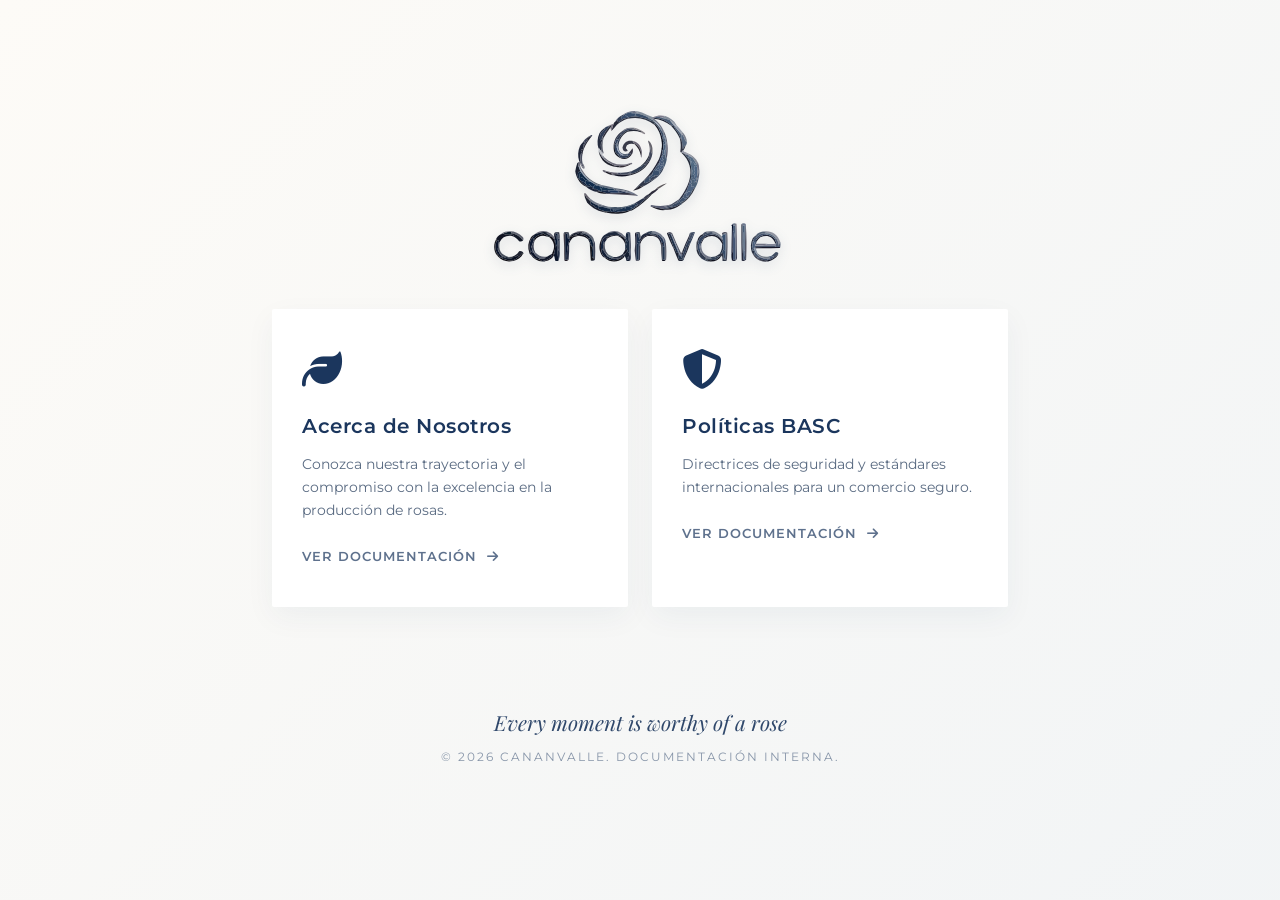
<file: index.html>
<!DOCTYPE html>
<html lang="es">
<head>
    <meta charset="UTF-8">
    <meta name="viewport" content="width=device-width, initial-scale=1.0">
    <title>Cananvalle | Normativas y Políticas</title>
    
    <link href="https://cdn.jsdelivr.net/npm/bootstrap@5.3.0/dist/css/bootstrap.min.css" rel="stylesheet">
    
    <link href="https://fonts.googleapis.com/css2?family=Montserrat:wght@300;400;600&family=Playfair+Display:ital,wght@1,500&display=swap" rel="stylesheet">
    
    <link rel="stylesheet" href="https://cdnjs.cloudflare.com/ajax/libs/font-awesome/6.4.0/css/all.min.css">
    
    <link rel="stylesheet" href="style.css">
</head>
<body>

    <div class="main-wrapper">
        <header class="header-section" style="margin-bottom: 30px;">
            <div class="logo-container">
                <img src="logo-removebg-preview.svg" alt="Logo Cananvalle" class="main-logo">
        </header>

        <main class="container">
            <div class="row g-4 justify-content-center section-grid">
                
                <div class="col-12 col-md-4">
                    <a href="acerca-de.html" class="policy-card">
                        <div class="card-content">
                            <i class="fa-solid fa-leaf icon-accent"></i>
                            <h2>Acerca de Nosotros</h2>
                            <p>Conozca nuestra trayectoria y el compromiso con la excelencia en la producción de rosas.</p>
                            <span class="btn-view">Ver Documentación <i class="fa-solid fa-arrow-right"></i></span>
                        </div>
                    </a>
                </div>

                <div class="col-12 col-md-4">
                    <a href="politicas.html" class="policy-card">
                        <div class="card-content">
                            <i class="fa-solid fa-shield-halved icon-accent"></i>
                            <h2>Políticas BASC</h2>
                            <p>Directrices de seguridad y estándares internacionales para un comercio seguro.</p>
                            <span class="btn-view">Ver Documentación <i class="fa-solid fa-arrow-right"></i></span>
                        </div>
                    </a>
                </div>
            </div>
        </main>

        <footer class="footer">
            <p class="slogan">Every moment is worthy of a rose</p>
            <p class="copyright">&copy; 2026 Cananvalle. Documentación Interna.</p>
        </footer>
    </div>

    <script src="https://cdn.jsdelivr.net/npm/bootstrap@5.3.0/dist/js/bootstrap.bundle.min.js"></script>
</body>
</html>
</file>
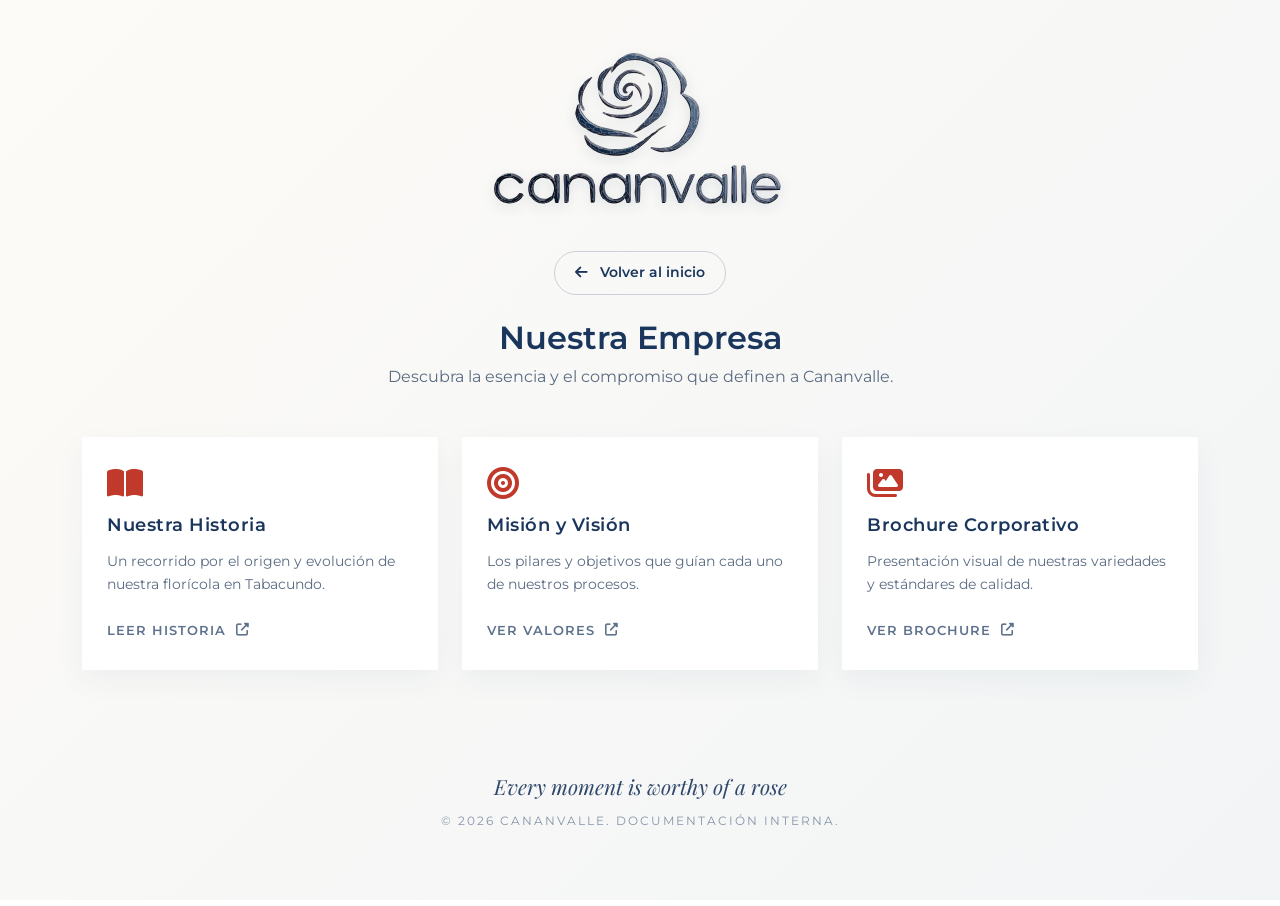
<file: acerca-de.html>
<!DOCTYPE html>
<html lang="es">
<head>
    <meta charset="UTF-8">
    <meta name="viewport" content="width=device-width, initial-scale=1.0">
    <title>Cananvalle | Acerca de Nosotros</title>
    
    <link href="https://cdn.jsdelivr.net/npm/bootstrap@5.3.0/dist/css/bootstrap.min.css" rel="stylesheet">
    <link href="https://fonts.googleapis.com/css2?family=Montserrat:wght@300;400;600&family=Playfair+Display:ital,wght@1,500&display=swap" rel="stylesheet">
    <link rel="stylesheet" href="https://cdnjs.cloudflare.com/ajax/libs/font-awesome/6.4.0/css/all.min.css">
    <link rel="stylesheet" href="style.css">
</head>
<body>

    <div class="main-wrapper">
        <header class="header-section" style="margin-bottom: 30px;">
            <div class="logo-container">
                <img src="logo-removebg-preview.svg" alt="Logo Cananvalle" class="main-logo">
        </header>

        <main class="container">
            <div class="mb-4 text-center">
                <a href="index.html" class="btn-back"><i class="fa-solid fa-arrow-left"></i> Volver al inicio</a>
            </div>

            <div class="text-center mb-5">
                <h1 style="font-weight: 600; font-size: 2rem;">Nuestra Empresa</h1>
                <p style="color: var(--text-muted);">Descubra la esencia y el compromiso que definen a Cananvalle.</p>
            </div>

            <div class="row g-4 justify-content-center section-grid">
                
                <div class="col-12 col-md-6 col-lg-4">
                    <a href="documentos/nuestra-historia.pdf" target="_blank" class="policy-card doc-card">
                        <div class="card-content">
                            <i class="fa-solid fa-book-open icon-accent"></i>
                            <h2>Nuestra Historia</h2>
                            <p>Un recorrido por el origen y evolución de nuestra florícola en Tabacundo.</p>
                            <span class="btn-view">Leer Historia <i class="fa-solid fa-up-right-from-square"></i></span>
                        </div>
                    </a>
                </div>

                <div class="col-12 col-md-6 col-lg-4">
                    <a href="documentos/mision-vision.pdf" target="_blank" class="policy-card doc-card">
                        <div class="card-content">
                            <i class="fa-solid fa-bullseye icon-accent"></i>
                            <h2>Misión y Visión</h2>
                            <p>Los pilares y objetivos que guían cada uno de nuestros procesos.</p>
                            <span class="btn-view">Ver Valores <i class="fa-solid fa-up-right-from-square"></i></span>
                        </div>
                    </a>
                </div>

                <div class="col-12 col-md-6 col-lg-4">
                    <a href="documentos/brochure-cananvalle.pdf" target="_blank" class="policy-card doc-card">
                        <div class="card-content">
                            <i class="fa-solid fa-images icon-accent"></i>
                            <h2>Brochure Corporativo</h2>
                            <p>Presentación visual de nuestras variedades y estándares de calidad.</p>
                            <span class="btn-view">Ver Brochure <i class="fa-solid fa-up-right-from-square"></i></span>
                        </div>
                    </a>
                </div>

            </div>
        </main>

        <footer class="footer">
            <p class="slogan">Every moment is worthy of a rose</p>
            <p class="copyright">&copy; 2026 Cananvalle. Documentación Interna.</p>
        </footer>
    </div>

    <script src="https://cdn.jsdelivr.net/npm/bootstrap@5.3.0/dist/js/bootstrap.bundle.min.js"></script>
</body>
</html>
</file>
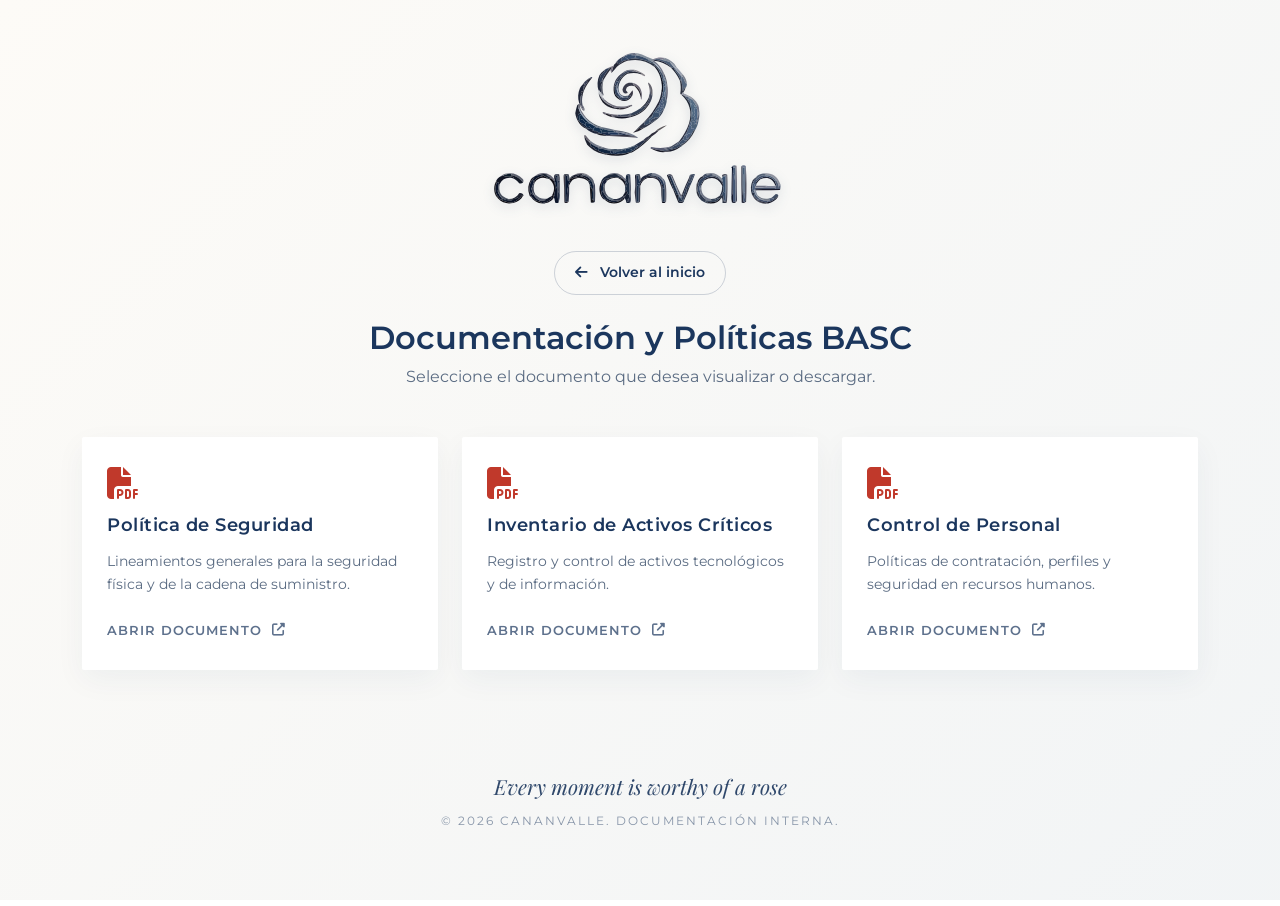
<file: politicas.html>
<!DOCTYPE html>
<html lang="es">
<head>
    <meta charset="UTF-8">
    <meta name="viewport" content="width=device-width, initial-scale=1.0">
    <title>Cananvalle | Políticas BASC</title>
    
    <link href="https://cdn.jsdelivr.net/npm/bootstrap@5.3.0/dist/css/bootstrap.min.css" rel="stylesheet">
    <link href="https://fonts.googleapis.com/css2?family=Montserrat:wght@300;400;600&family=Playfair+Display:ital,wght@1,500&display=swap" rel="stylesheet">
    <link rel="stylesheet" href="https://cdnjs.cloudflare.com/ajax/libs/font-awesome/6.4.0/css/all.min.css">
    <link rel="stylesheet" href="style.css">
</head>
<body>

    <div class="main-wrapper">
        <header class="header-section" style="margin-bottom: 30px;">
            <div class="logo-container">
                <img src="logo-removebg-preview.svg" alt="Logo Cananvalle" class="main-logo">
        </header>

        <main class="container">
            <div class="mb-4 text-center">
                <a href="index.html" class="btn-back"><i class="fa-solid fa-arrow-left"></i> Volver al inicio</a>
            </div>

            <div class="text-center mb-5">
                <h1 style="font-weight: 600; font-size: 2rem;">Documentación y Políticas BASC</h1>
                <p style="color: var(--text-muted);">Seleccione el documento que desea visualizar o descargar.</p>
            </div>

            <div class="row g-4 justify-content-center section-grid">
                
                <div class="col-12 col-md-6 col-lg-4">
                    <a href="documentos/factura.pdf" target="_blank" class="policy-card doc-card">
                        <div class="card-content">
                            <i class="fa-solid fa-file-pdf icon-accent"></i>
                            <h2>Política de Seguridad</h2>
                            <p>Lineamientos generales para la seguridad física y de la cadena de suministro.</p>
                            <span class="btn-view">Abrir Documento <i class="fa-solid fa-up-right-from-square"></i></span>
                        </div>
                    </a>
                </div>

                <div class="col-12 col-md-6 col-lg-4">
                    <a href="documentos/inventario-activos.pdf" target="_blank" class="policy-card doc-card">
                        <div class="card-content">
                            <i class="fa-solid fa-file-pdf icon-accent"></i>
                            <h2>Inventario de Activos Críticos</h2>
                            <p>Registro y control de activos tecnológicos y de información.</p>
                            <span class="btn-view">Abrir Documento <i class="fa-solid fa-up-right-from-square"></i></span>
                        </div>
                    </a>
                </div>

                <div class="col-12 col-md-6 col-lg-4">
                    <a href="documentos/politica-rrhh.pdf" target="_blank" class="policy-card doc-card">
                        <div class="card-content">
                            <i class="fa-solid fa-file-pdf icon-accent"></i>
                            <h2>Control de Personal</h2>
                            <p>Políticas de contratación, perfiles y seguridad en recursos humanos.</p>
                            <span class="btn-view">Abrir Documento <i class="fa-solid fa-up-right-from-square"></i></span>
                        </div>
                    </a>
                </div>

                </div>
        </main>

        <footer class="footer">
            <p class="slogan">Every moment is worthy of a rose</p>
            <p class="copyright">&copy; 2026 Cananvalle. Documentación Interna.</p>
        </footer>
    </div>

    <script src="https://cdn.jsdelivr.net/npm/bootstrap@5.3.0/dist/js/bootstrap.bundle.min.js"></script>
</body>
</html>
</file>
<file: style.css>
/* Paleta de Colores Cananvalle */
:root {
    --blue-dark: #1b365d;
    --cream-bg: #fdfbf7;
    --white: #ffffff;
    --text-muted: #5a6b82;
    --accent-gold: #c5a059; /* Un dorado sutil para contrastar con el azul si se desea */
}

/* Base y Fondo */
/* --- Opción 2: Fondo degradado animado --- */
body {
    /* Degradado suave de colores */
    background: linear-gradient(-45deg, var(--cream-bg), #f4f1e1, #eef2f5, var(--cream-bg));
    background-size: 400% 400%;
    background-attachment: fixed; /* <-- ESTO EVITA EL ESPACIO BLANCO AL HACER SCROLL */
    animation: gradientBreathe 20s ease infinite; 
    
    font-family: 'Montserrat', sans-serif;
    color: var(--blue-dark);
    margin: 0;
    padding: 0;
    overflow-x: hidden;
    min-height: 100vh; /* <-- Asegura que cubra toda la pantalla siempre */
}

@keyframes gradientBreathe {
    0% { background-position: 0% 50%; }
    50% { background-position: 100% 50%; }
    100% { background-position: 0% 50%; }
}

/* Contenedor principal para centrado vertical */
.main-wrapper {
    min-height: 100vh;
    display: flex;
    flex-direction: column;
    justify-content: center;
    padding: 40px 0;
}

/* Header y Logo */
.header-section {
    text-align: center;
    margin-bottom: 60px;
    animation: fadeInDown 1.2s ease;
}

/* --- ESTILOS DEL LOGO SVG --- */

.logo-container {
    display: flex;
    flex-direction: column;
    align-items: center;
    justify-content: center;
}

.main-logo {
    max-width: 320px; /* Ajustamos ligeramente el tamaño para que se vea proporcionado */
    height: auto;
    margin-bottom: 5px;
    filter: drop-shadow(0px 4px 6px rgba(27, 54, 93, 0.15));
}

.brand-slogan {
    font-family: 'Playfair Display', serif;
    font-style: italic;
    font-size: 1.3rem;
    color: var(--blue-dark);
    margin-top: 0;
    opacity: 0.9;
}

/* Ajustes para móviles */
@media (max-width: 768px) {
    .main-logo {
        max-width: 250px;
    }
    .brand-slogan {
        font-size: 1.1rem;
    }
}

/* Grid de Navegación */
.section-grid {
    animation: fadeInScale 1s ease forwards;
}

/* Tarjetas de Políticas */
.policy-card {
    background: var(--white);
    border-radius: 2px; /* Bordes más rectos para mayor seriedad corporativa */
    padding: 40px 30px;
    text-decoration: none;
    color: var(--blue-dark);
    display: block;
    height: 100%;
    position: relative;
    box-shadow: 0 10px 30px rgba(27, 54, 93, 0.05);
    transition: all 0.5s cubic-bezier(0.4, 0, 0.2, 1);
    border-left: 0px solid var(--blue-dark);
}

.policy-card:hover {
    transform: translateY(-8px);
    box-shadow: 0 20px 40px rgba(27, 54, 93, 0.12);
    border-left: 8px solid var(--blue-dark);
    color: var(--blue-dark);
}

.icon-accent {
    font-size: 2.5rem;
    margin-bottom: 25px;
    display: block;
    transition: transform 0.3s ease;
}

.policy-card:hover .icon-accent {
    transform: scale(1.1) rotate(-5deg);
}

.policy-card h2 {
    font-size: 1.25rem;
    font-weight: 600;
    margin-bottom: 15px;
    letter-spacing: 0.5px;
}

.policy-card p {
    font-size: 0.9rem;
    line-height: 1.6;
    color: var(--text-muted);
    margin-bottom: 25px;
}

.btn-view {
    font-size: 0.8rem;
    font-weight: 600;
    text-transform: uppercase;
    letter-spacing: 1px;
    display: flex;
    align-items: center;
    gap: 10px;
    color: var(--blue-dark);
    opacity: 0.7;
    transition: opacity 0.3s;
}

.policy-card:hover .btn-view {
    opacity: 1;
}

/* Footer */
.footer {
    text-align: center;
    margin-top: 80px;
    padding: 20px;
}

.slogan {
    font-family: 'Playfair Display', serif;
    font-style: italic;
    font-size: 1.3rem;
    margin-bottom: 10px;
    opacity: 0.9;
}

.copyright {
    font-size: 0.75rem;
    text-transform: uppercase;
    letter-spacing: 2px;
    opacity: 0.5;
}

/* Animaciones */
@keyframes fadeInDown {
    from { opacity: 0; transform: translateY(-30px); }
    to { opacity: 1; transform: translateY(0); }
}

@keyframes fadeInScale {
    from { opacity: 0; transform: scale(0.95); }
    to { opacity: 1; transform: scale(1); }
}

/* Ajustes para Móviles */
@media (max-width: 768px) {
    .main-wrapper {
        padding: 20px;
    }
    .main-logo {
        max-width: 250px;
    }
}
/* --- Estilos adicionales para subpáginas de documentos --- */

/* Botón de regresar */
.btn-back {
    display: inline-block;
    color: var(--blue-dark);
    text-decoration: none;
    font-weight: 600;
    font-size: 0.9rem;
    padding: 10px 20px;
    border: 1px solid rgba(27, 54, 93, 0.2);
    border-radius: 50px;
    transition: all 0.3s ease;
}

.btn-back:hover {
    background-color: var(--blue-dark);
    color: var(--white);
}

.btn-back i {
    margin-right: 8px;
}

/* Ajuste para tarjetas de documentos (más compactas) */
.doc-card {
    padding: 30px 25px; /* Ligeramente más pequeñas que las del index */
}

.doc-card h2 {
    font-size: 1.1rem; /* Título un poco más pequeño */
}

.doc-card .icon-accent {
    font-size: 2rem; /* Icono de PDF un poco más pequeño */
    margin-bottom: 15px;
    color: #c0392b; /* Opcional: darle un tono rojizo sutil al icono de PDF para que se reconozca fácil */
}

.doc-card:hover .icon-accent {
    color: var(--blue-dark); /* Vuelve al azul al hacer hover */
}
</file>
